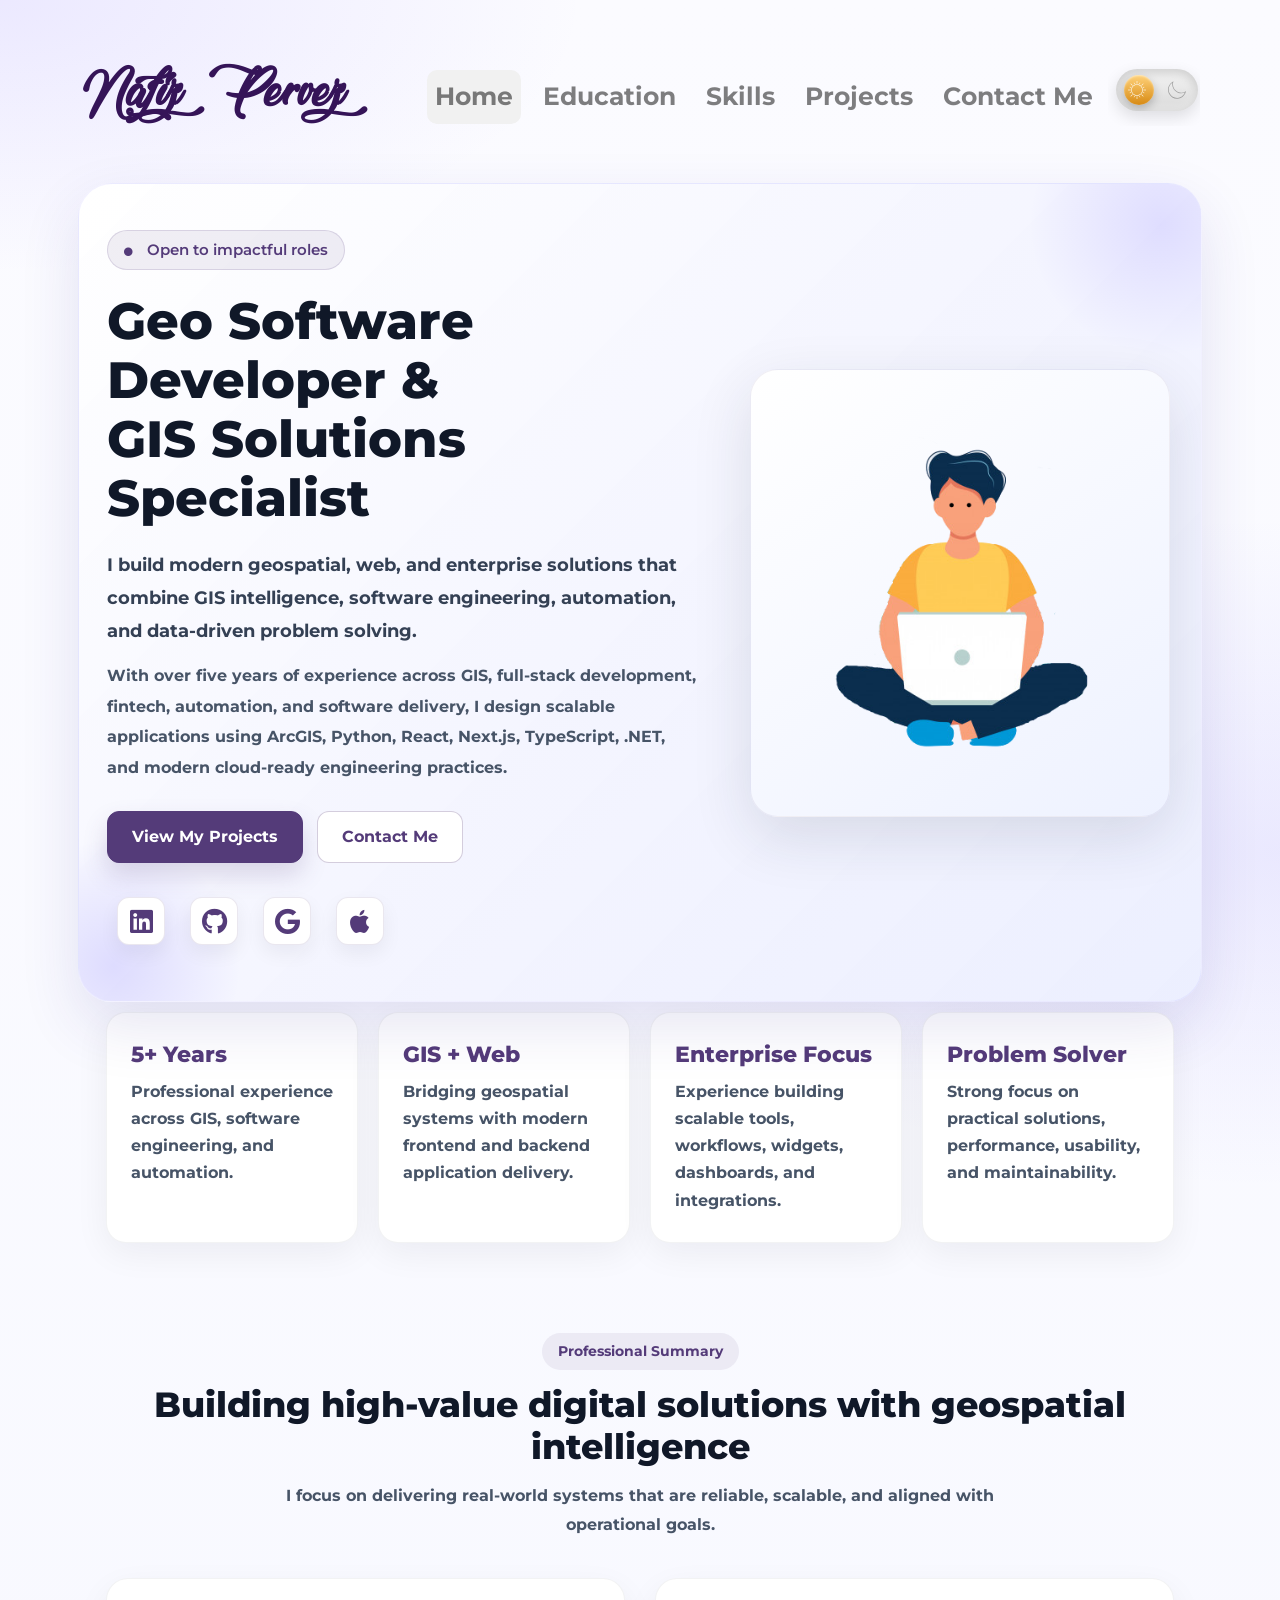
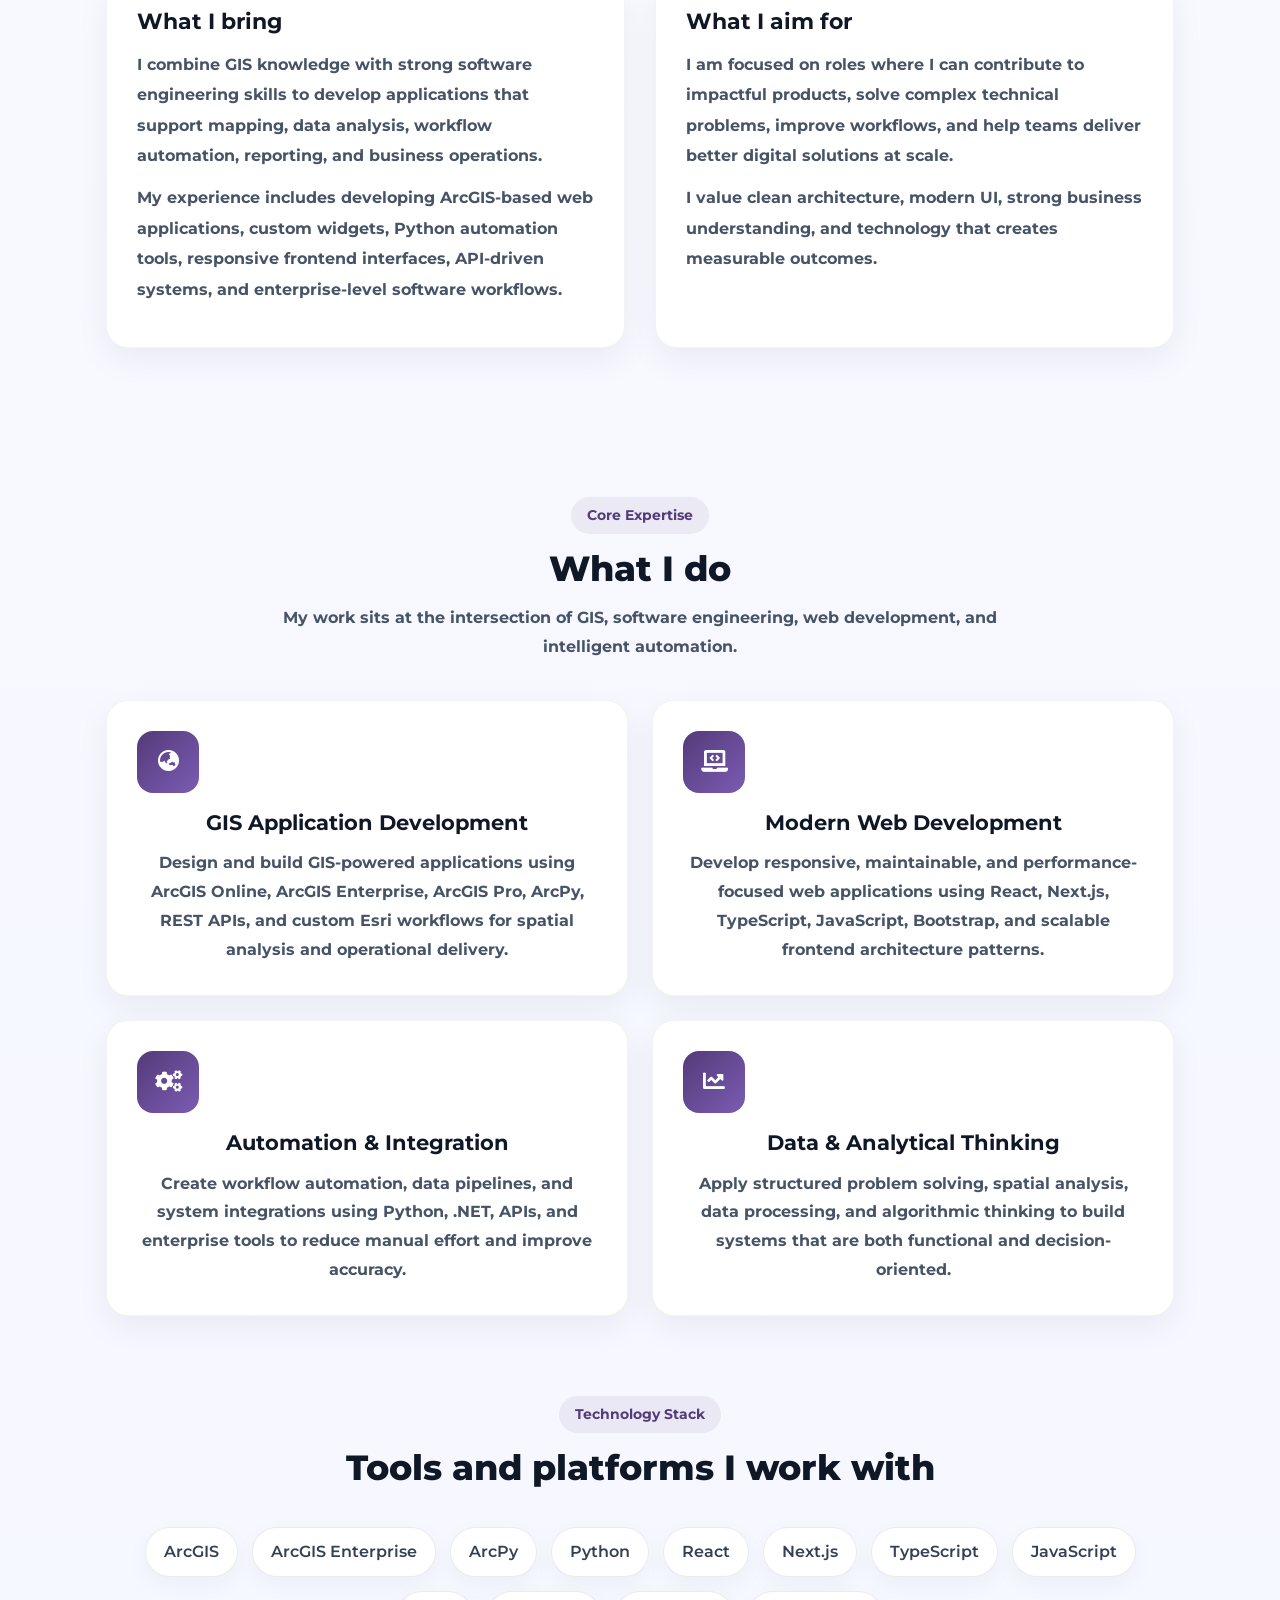
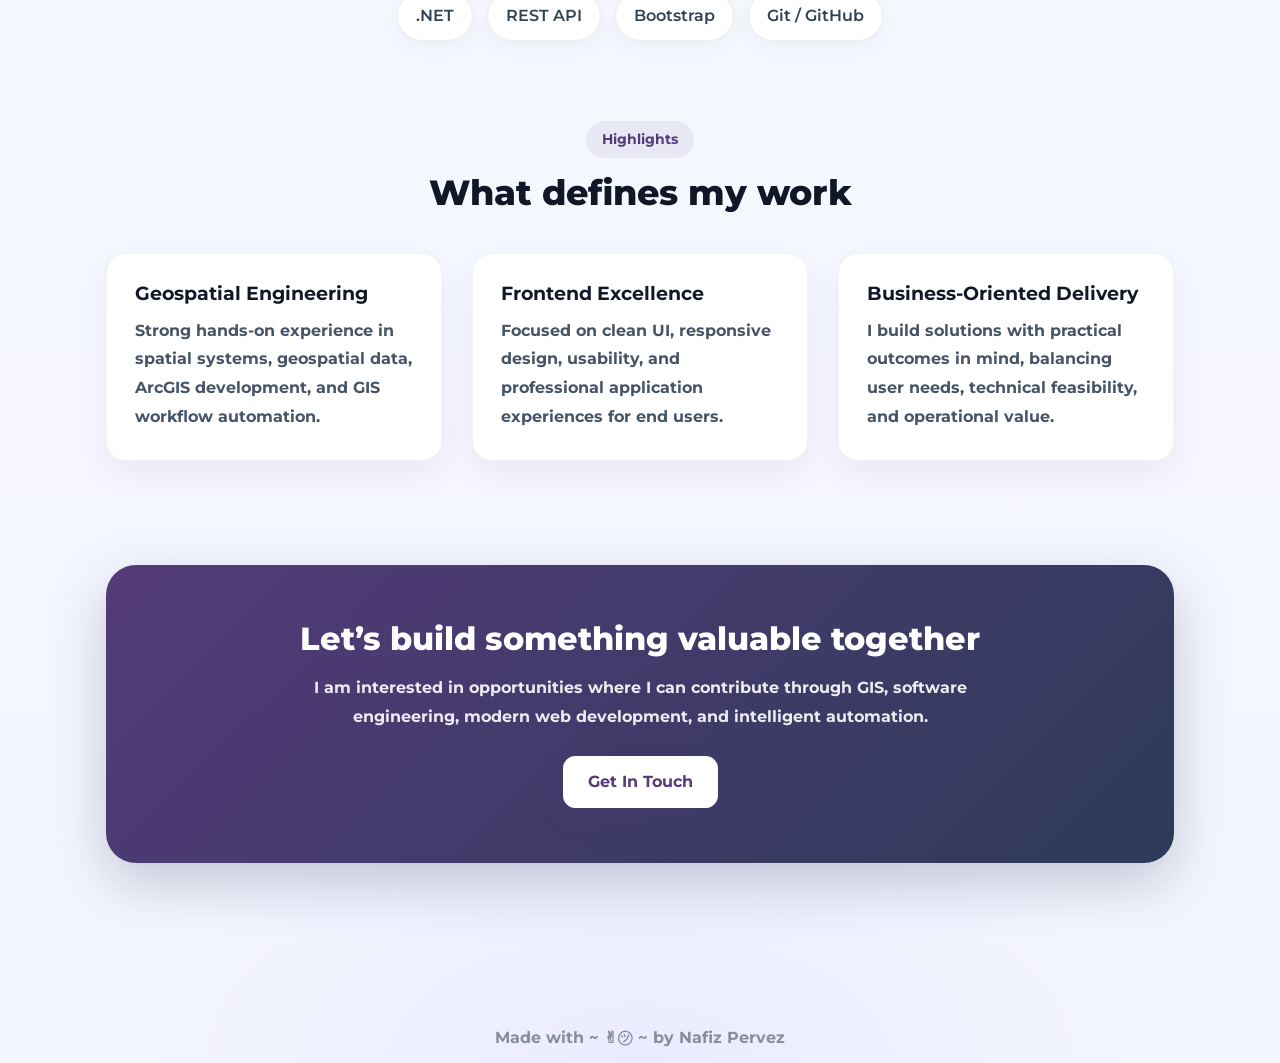
<file: index.html>
<!doctype html>
<html lang="en" dir="ltr">
  <head>
    <meta charset="utf-8" />
    <meta name="viewport" content="width=device-width,initial-scale=1" />
    <title>Nafiz's Portfolio</title>
    <link rel="icon" type="image/svg+xml" href="Image/favicon.svg" />
    <link
      rel="stylesheet"
      href="https://stackpath.bootstrapcdn.com/bootstrap/4.5.0/css/bootstrap.min.css"
      integrity="sha384-9aIt2nRpC12Uk9gS9baDl411NQApFmC26EwAOH8WgZl5MYYxFfc+NcPb1dKGj7Sk"
      crossorigin="anonymous"
    />
    <link rel="stylesheet" href="style.css" />
    <link rel="stylesheet" href="dark-mode.css" />

    <link
      href="https://fonts.googleapis.com/css2?family=Arizonia&family=Montserrat:wght@400;500;600;700;800&display=swap"
      rel="stylesheet"
    />
    <link
      href="https://fonts.googleapis.com/css2?family=Open+Sans:wght@700&display=swap"
      rel="stylesheet"
    />
    <link
      rel="stylesheet"
      href="https://use.fontawesome.com/releases/v5.4.1/css/all.css"
    />
    <link
      rel="stylesheet"
      href="https://cdnjs.cloudflare.com/ajax/libs/font-awesome/5.13.1/css/all.min.css"
    />

    <script
      src="https://code.jquery.com/jquery-3.5.1.slim.min.js"
      integrity="sha384-DfXdz2htPH0lsSSs5nCTpuj/zy4C+OGpamoFVy38MVBnE+IbbVYUew+OrCXaRkfj"
      crossorigin="anonymous"
    ></script>
    <script
      src="https://cdn.jsdelivr.net/npm/popper.js@1.16.0/dist/umd/popper.min.js"
      integrity="sha384-Q6E9RHvbIyZFJoft+2mJbHaEWldlvI9IOYy5n3zV9zzTtmI3UksdQRVvoxMfooAo"
      crossorigin="anonymous"
    ></script>
    <script
      src="https://stackpath.bootstrapcdn.com/bootstrap/4.5.0/js/bootstrap.min.js"
      integrity="sha384-OgVRvuATP1z7JjHLkuOU7Xw704+h835Lr+6QL9UvYjZE3Ipu6Tp75j7Bh/kR0JKI"
      crossorigin="anonymous"
    ></script>
  </head>

  <script
    async
    src="https://www.googletagmanager.com/gtag/js?id=G-WZXPVQDR2Q"
  ></script>
  <script>
    window.dataLayer = window.dataLayer || [];
    function gtag() {
      dataLayer.push(arguments);
    }
    gtag("js", new Date());
    gtag("config", "G-WZXPVQDR2Q");
  </script>

  <body class="container-fluid body_section modern-homepage">
    <header>
      <nav class="navbar navbar-expand-lg navbar-light">
        <a class="navbar-brand brand-name" href="#">Nafiz Pervez</a>
        <button
          class="navbar-toggler"
          type="button"
          data-toggle="collapse"
          data-target="#navbarSupportedContent"
          aria-controls="navbarSupportedContent"
          aria-expanded="false"
          aria-label="Toggle navigation"
        >
          <span class="navbar-toggler-icon"></span>
        </button>

        <div class="collapse navbar-collapse" id="navbarSupportedContent">
          <ul class="navbar-nav ml-auto">
            <li class="nav-item">
              <a class="nav-link headerachor active-page" href="index.html"
                >Home</a
              >
            </li>
            <li class="nav-item">
              <a class="nav-link headerachor" href="education.html"
                >Education</a
              >
            </li>
            <li class="nav-item">
              <a class="nav-link headerachor" href="skill.html">Skills</a>
            </li>
            <li class="nav-item">
              <a class="nav-link headerachor" href="project.html">Projects</a>
            </li>
            <li class="nav-item">
              <a class="nav-link headerachor" href="contact.html">Contact Me</a>
            </li>
            <li>
              <iframe
                id="toggle-iframe"
                onload="onIframeLoad()"
                src="toggle.html"
              ></iframe>
            </li>
          </ul>
        </div>
      </nav>
    </header>

    <main class="home-shell">
      <section id="Home" class="hero-modern">
        <div class="row align-items-center hero-row">
          <div class="col-lg-7 col-md-12 hero-left">
            <div class="hero-badge">
              <span><i class="fas fa-circle"></i> Open to impactful roles</span>
            </div>

            <h1 class="hero-title">
              Geo Software Developer &<br />
              GIS Solutions Specialist
            </h1>

            <p class="hero-subtitle">
              I build modern geospatial, web, and enterprise solutions that
              combine GIS intelligence, software engineering, automation, and
              data-driven problem solving.
            </p>

            <p class="hero-description">
              With over five years of experience across GIS, full-stack
              development, fintech, automation, and software delivery, I design
              scalable applications using ArcGIS, Python, React, Next.js,
              TypeScript, .NET, and modern cloud-ready engineering practices.
            </p>

            <div class="hero-cta-group">
              <a href="project.html" class="hero-btn primary-btn">
                View My Projects
              </a>
              <a href="contact.html" class="hero-btn secondary-btn">
                Contact Me
              </a>
            </div>

            <div class="social_media_icon modern-social-icons">
              <a
                class="btn"
                href="https://www.linkedin.com/in/nafizpervez/"
                target="_blank"
              >
                <i class="fab fa-linkedin" aria-hidden="true"></i>
              </a>
              <a
                class="btn"
                href="https://github.com/nafizpervez"
                target="_blank"
              >
                <i class="fab fa-github"></i>
              </a>
              <a
                class="btn"
                href="mailto:nafizpervez@gmail.com"
                target="_blank"
              >
                <i class="fab fa-google"></i>
              </a>
              <a
                class="btn"
                href="mailto:nafiz.pervez@icloud.com"
                target="_blank"
              >
                <i class="fab fa-apple"></i>
              </a>
            </div>
          </div>

          <div class="col-lg-5 col-md-12 hero-right">
            <div class="hero-image-card">
              <img
                class="hero-profile-image"
                src="Image/Boy-image.png"
                alt="Nafiz Profile"
              />
            </div>
          </div>
        </div>
      </section>

      <section class="snapshot-section">
        <div class="snapshot-grid">
          <div class="snapshot-card">
            <h3>5+ Years</h3>
            <p>
              Professional experience across GIS, software engineering, and
              automation.
            </p>
          </div>
          <div class="snapshot-card">
            <h3>GIS + Web</h3>
            <p>
              Bridging geospatial systems with modern frontend and backend
              application delivery.
            </p>
          </div>
          <div class="snapshot-card">
            <h3>Enterprise Focus</h3>
            <p>
              Experience building scalable tools, workflows, widgets,
              dashboards, and integrations.
            </p>
          </div>
          <div class="snapshot-card">
            <h3>Problem Solver</h3>
            <p>
              Strong focus on practical solutions, performance, usability, and
              maintainability.
            </p>
          </div>
        </div>
      </section>

      <section class="professional-summary-section">
        <div class="section-heading-wrap text-center">
          <span class="section-tag">Professional Summary</span>
          <h2 class="section-title">
            Building high-value digital solutions with geospatial intelligence
          </h2>
          <p class="section-subtitle">
            I focus on delivering real-world systems that are reliable,
            scalable, and aligned with operational goals.
          </p>
        </div>

        <div class="row summary-content">
          <div class="col-lg-6">
            <div class="summary-card">
              <h3>What I bring</h3>
              <p>
                I combine GIS knowledge with strong software engineering skills
                to develop applications that support mapping, data analysis,
                workflow automation, reporting, and business operations.
              </p>
              <p>
                My experience includes developing ArcGIS-based web applications,
                custom widgets, Python automation tools, responsive frontend
                interfaces, API-driven systems, and enterprise-level software
                workflows.
              </p>
            </div>
          </div>
          <div class="col-lg-6">
            <div class="summary-card">
              <h3>What I aim for</h3>
              <p>
                I am focused on roles where I can contribute to impactful
                products, solve complex technical problems, improve workflows,
                and help teams deliver better digital solutions at scale.
              </p>
              <p>
                I value clean architecture, modern UI, strong business
                understanding, and technology that creates measurable outcomes.
              </p>
            </div>
          </div>
        </div>
      </section>

      <section id="Whatido" class="expertise-modern-section">
        <div class="section-heading-wrap text-center">
          <span class="section-tag">Core Expertise</span>
          <h2 class="section-title">What I do</h2>
          <p class="section-subtitle">
            My work sits at the intersection of GIS, software engineering, web
            development, and intelligent automation.
          </p>
        </div>

        <div class="expertise-grid">
          <div class="expertise-card">
            <div class="expertise-icon"><i class="fas fa-globe-asia"></i></div>
            <h3>GIS Application Development</h3>
            <p>
              Design and build GIS-powered applications using ArcGIS Online,
              ArcGIS Enterprise, ArcGIS Pro, ArcPy, REST APIs, and custom Esri
              workflows for spatial analysis and operational delivery.
            </p>
          </div>

          <div class="expertise-card">
            <div class="expertise-icon"><i class="fas fa-laptop-code"></i></div>
            <h3>Modern Web Development</h3>
            <p>
              Develop responsive, maintainable, and performance-focused web
              applications using React, Next.js, TypeScript, JavaScript,
              Bootstrap, and scalable frontend architecture patterns.
            </p>
          </div>

          <div class="expertise-card">
            <div class="expertise-icon"><i class="fas fa-cogs"></i></div>
            <h3>Automation & Integration</h3>
            <p>
              Create workflow automation, data pipelines, and system
              integrations using Python, .NET, APIs, and enterprise tools to
              reduce manual effort and improve accuracy.
            </p>
          </div>

          <div class="expertise-card">
            <div class="expertise-icon"><i class="fas fa-chart-line"></i></div>
            <h3>Data & Analytical Thinking</h3>
            <p>
              Apply structured problem solving, spatial analysis, data
              processing, and algorithmic thinking to build systems that are
              both functional and decision-oriented.
            </p>
          </div>
        </div>
      </section>

      <section class="technology-section">
        <div class="section-heading-wrap text-center">
          <span class="section-tag">Technology Stack</span>
          <h2 class="section-title">Tools and platforms I work with</h2>
        </div>

        <div class="tech-stack-grid">
          <span>ArcGIS</span>
          <span>ArcGIS Enterprise</span>
          <span>ArcPy</span>
          <span>Python</span>
          <span>React</span>
          <span>Next.js</span>
          <span>TypeScript</span>
          <span>JavaScript</span>
          <span>.NET</span>
          <span>REST API</span>
          <span>Bootstrap</span>
          <span>Git / GitHub</span>
        </div>
      </section>

      <section class="career-highlights-section">
        <div class="section-heading-wrap text-center">
          <span class="section-tag">Highlights</span>
          <h2 class="section-title">What defines my work</h2>
        </div>

        <div class="row highlight-row">
          <div class="col-lg-4 col-md-6 mb-4">
            <div class="highlight-card">
              <h3>Geospatial Engineering</h3>
              <p>
                Strong hands-on experience in spatial systems, geospatial data,
                ArcGIS development, and GIS workflow automation.
              </p>
            </div>
          </div>

          <div class="col-lg-4 col-md-6 mb-4">
            <div class="highlight-card">
              <h3>Frontend Excellence</h3>
              <p>
                Focused on clean UI, responsive design, usability, and
                professional application experiences for end users.
              </p>
            </div>
          </div>

          <div class="col-lg-4 col-md-6 mb-4">
            <div class="highlight-card">
              <h3>Business-Oriented Delivery</h3>
              <p>
                I build solutions with practical outcomes in mind, balancing
                user needs, technical feasibility, and operational value.
              </p>
            </div>
          </div>
        </div>
      </section>

      <section class="final-cta-section text-center">
        <div class="final-cta-box">
          <h2>Let’s build something valuable together</h2>
          <p>
            I am interested in opportunities where I can contribute through GIS,
            software engineering, modern web development, and intelligent
            automation.
          </p>
          <a href="contact.html" class="hero-btn primary-btn">Get In Touch</a>
        </div>
      </section>
    </main>

    <footer class="footer">Made with ~ ✌︎㋡ ~ by Nafiz Pervez</footer>
    <script src="dark-mode.js"></script>
  </body>
</html>
</file>
<file: style.css>
body {
  font-family: "Open Sans", sans-serif;
  font-weight: 700;
  margin: 0;
}

.body_section {
  padding: 3% 5% 1%;
  background:
    radial-gradient(
      900px 420px at 0% 0%,
      rgba(125, 102, 255, 0.12),
      transparent 65%
    ),
    radial-gradient(
      950px 480px at 100% 20%,
      rgba(106, 90, 249, 0.11),
      transparent 70%
    ),
    radial-gradient(
      780px 420px at 50% 100%,
      rgba(141, 128, 255, 0.09),
      transparent 70%
    ),
    linear-gradient(180deg, #fbfbff 0%, #f4f6ff 100%);
  color: #211d4f;
}

a {
  text-decoration: none;
}

@font-face {
  font-family: "Lovely Home";
  src:
    local("Lovely Home"),
    url("Image/LovelyHome-9aBZ.ttf") format("truetype");
}

.brand-name,
.navbar-light .navbar-brand {
  font-family: "Lovely Home";
  font-size: 50px;
  font-weight: bold;
  color: #351458;
}

@media only screen and (max-width: 764px) {
  .brand-name,
  .navbar-light .navbar-brand {
    font-family: "Lovely Home";
    font-size: 40px;
    font-weight: bold;
    color: #351458;
  }
}

.headerachor {
  color: black;
  margin: 0 7px 0 7px;
  font-size: 25px;
  border-radius: 10px;
  transition:
    background-color 0.2s ease,
    color 0.2s ease;
}

.headerachor:hover,
.headerachor.active-page {
  background-color: #f1f1f1;
  color: #351458;
}

.navbar {
  padding-top: 16px;
  padding-bottom: 16px;
}

/* =========================
   LEGACY LANDING SUPPORT
========================= */

.column1 {
  background-image: linear-gradient(#fefcfe, #ffffff);
  padding: 8px 16px;
}

.section-1 {
  margin-top: 6%;
  text-align: left;
  position: relative;
}

span.wave {
  animation-name: wave-animation;
  animation-duration: 2.5s;
  animation-iteration-count: infinite;
  transform-origin: 70% 70%;
  display: inline-block;
}

@keyframes wave-animation {
  0% {
    transform: rotate(0deg);
  }
  10% {
    transform: rotate(-10deg);
  }
  20% {
    transform: rotate(12deg);
  }
  30% {
    transform: rotate(-10deg);
  }
  40% {
    transform: rotate(9deg);
  }
  50% {
    transform: rotate(0deg);
  }
  100% {
    transform: rotate(0deg);
  }
}

.first-image {
  position: absolute;
  right: 0;
}

.boyimage {
  height: 400px;
}

@media only screen and (max-width: 1183px) {
  .first-image {
    right: 160px;
  }
}

.boy {
  width: 100%;
  height: 100%;
  animation: bounce 1.2s;
  animation-direction: alternate;
  animation-iteration-count: infinite;
}

@keyframes bounce {
  from {
    transform: translate3d(0, 0, 0);
  }
  to {
    transform: translate3d(0, 20px, 0);
  }
}

.Image-boy {
  text-align: center;
  align-items: center;
}

@media only screen and (min-width: 951px) {
  .Image-boy {
    display: none;
  }
}

.Hello {
  margin-bottom: 20px;
}

p {
  line-height: 2;
  color: #868e96;
}

.btn {
  display: inline-block;
  width: 4.37rem;
  height: 4.37rem;
  background: #e9e9e9;
  padding: 0px 0px;
  margin: 10px;
  border-radius: 30%;
  box-shadow: 0 5px 15px -5px #00000070;
  color: #3498db;
  overflow: hidden;
  position: relative;
}

.btn i {
  line-height: 70px;
  font-size: 1.625rem;
  transition: 0.2s linear;
}

.btn:hover i {
  transform: scale(1.3);
  color: #f1f1f1;
}

.btn::before {
  content: "";
  position: absolute;
  width: 120%;
  height: 120%;
  background: #3498db;
  transform: rotate(45deg);
  left: -110%;
  top: 90%;
}

.btn:hover::before {
  animation: aaa 0.7s 1;
  top: -10%;
  left: -10%;
}

@media only screen and (max-width: 470px) {
  .btn {
    width: 2.5rem;
    height: 2.5rem;
    margin: 7px;
  }

  .btn i {
    line-height: 40px;
    font-size: 1em;
  }
}

#Whatido {
  text-align: center;
  padding-top: 7%;
}

.feature-1 {
  padding-top: 5%;
  text-align: center;
}

.feature-2 {
  padding-top: 5%;
  text-align: center;
}

.feature-3 {
  padding-top: 5%;
  padding-bottom: 20px;
  text-align: center;
}

.Feature-Heading {
  font-family: "Montserrat";
  font-weight: 300;
}

.Feature-first-image {
  padding: 0 2% 10%;
}

.Feature-second-image {
  padding: 5% 2% 0;
}

.Feature-svg-image {
  width: 100%;
  height: 100%;
}

.Feature-svg-image-3 {
  width: 84%;
  height: 84%;
}

.dev-icon {
  list-style: none;
  display: inline;
  padding: 0%;
}

.numpy {
  max-width: 100%;
  width: 30%;
  height: 30%;
  padding-bottom: 7%;
}

.pandas {
  max-width: 100%;
  max-height: 100%;
  width: 23%;
  height: 15%;
  padding-bottom: 7%;
  padding-left: 0;
}

li {
  display: inline;
}

.Data-Analytic {
  text-align: left;
}

.Features-paragraph {
  margin-top: 8px;
  margin-bottom: 8px;
}

/* =========================
   MODERN LANDING PAGE
========================= */

.modern-homepage {
  font-family: "Montserrat", sans-serif;
}

.home-shell {
  max-width: 1280px;
  margin: 0 auto;
  padding: 10px 14px 60px;
}

.hero-modern,
.snapshot-section,
.professional-summary-section,
.expertise-modern-section,
.technology-section,
.career-highlights-section,
.final-cta-section {
  width: 100%;
  max-width: 1240px;
  margin: 0 auto;
  padding-left: 28px;
  padding-right: 28px;
}

.hero-modern {
  position: relative;
  overflow: hidden;
  border-radius: 34px;
  padding-top: 46px;
  padding-bottom: 46px;
  margin-top: 18px;
  background: linear-gradient(
    135deg,
    rgba(255, 255, 255, 0.92) 0%,
    rgba(243, 244, 255, 0.95) 55%,
    rgba(236, 239, 255, 0.98) 100%
  );
  border: 1px solid rgba(109, 94, 252, 0.08);
  box-shadow: 0 24px 60px rgba(52, 41, 150, 0.12);
}

.hero-modern::before {
  content: "";
  position: absolute;
  inset: auto auto -90px -90px;
  width: 250px;
  height: 250px;
  border-radius: 50%;
  background: radial-gradient(
    circle,
    rgba(109, 94, 252, 0.18) 0%,
    rgba(109, 94, 252, 0) 72%
  );
  pointer-events: none;
}

.hero-modern::after {
  content: "";
  position: absolute;
  top: -90px;
  right: -90px;
  width: 260px;
  height: 260px;
  border-radius: 50%;
  background: radial-gradient(
    circle,
    rgba(142, 128, 255, 0.2) 0%,
    rgba(142, 128, 255, 0) 72%
  );
  pointer-events: none;
}

.hero-row {
  min-height: 78vh;
}

.hero-left {
  padding-right: 30px;
}

.hero-badge {
  display: inline-flex;
  align-items: center;
  background: rgba(84, 59, 121, 0.08);
  color: #543b79;
  border: 1px solid rgba(84, 59, 121, 0.15);
  padding: 8px 16px;
  border-radius: 999px;
  font-size: 0.92rem;
  font-weight: 600;
  margin-bottom: 22px;
}

.hero-badge i {
  font-size: 0.55rem;
  margin-right: 10px;
}

.hero-title {
  font-size: 3.2rem;
  line-height: 1.15;
  font-weight: 800;
  color: #101828;
  margin-bottom: 20px;
}

.hero-subtitle {
  font-size: 1.15rem;
  line-height: 1.8;
  color: #344054;
  margin-bottom: 14px;
  max-width: 680px;
}

.hero-description {
  font-size: 1rem;
  line-height: 1.9;
  color: #475467;
  margin-bottom: 28px;
  max-width: 700px;
}

.hero-cta-group {
  display: flex;
  flex-wrap: wrap;
  gap: 14px;
  margin-bottom: 24px;
}

.hero-btn {
  display: inline-flex;
  align-items: center;
  justify-content: center;
  text-decoration: none !important;
  border-radius: 12px;
  padding: 13px 24px;
  font-weight: 700;
  transition: all 0.25s ease;
}

.primary-btn {
  background: #543b79;
  color: #ffffff !important;
  border: 1px solid #543b79;
  box-shadow: 0 12px 25px rgba(84, 59, 121, 0.18);
}

.primary-btn:hover {
  background: #452f65;
  border-color: #452f65;
  transform: translateY(-2px);
}

.secondary-btn {
  background: #ffffff;
  color: #543b79 !important;
  border: 1px solid rgba(84, 59, 121, 0.25);
}

.secondary-btn:hover {
  background: #f7f4fb;
  transform: translateY(-2px);
}

.modern-social-icons {
  margin-top: 8px;
}

.modern-social-icons .btn {
  width: 48px;
  height: 48px;
  border-radius: 12px;
  margin-right: 10px;
  background: #ffffff;
  color: #543b79;
  border: 1px solid rgba(84, 59, 121, 0.12);
  display: inline-flex;
  align-items: center;
  justify-content: center;
  box-shadow: 0 8px 20px rgba(16, 24, 40, 0.06);
  transition: all 0.25s ease;
}

.modern-social-icons .btn:hover {
  transform: translateY(-3px);
  background: #543b79;
  color: #ffffff;
}

.hero-right {
  display: flex;
  justify-content: center;
  align-items: center;
}

.hero-image-card {
  width: 100%;
  max-width: 420px;
  padding: 24px;
  border-radius: 28px;
  background: linear-gradient(145deg, #ffffff 0%, #eef2ff 100%);
  border: 1px solid rgba(84, 59, 121, 0.08);
  box-shadow: 0 20px 60px rgba(31, 41, 55, 0.12);
}

.hero-profile-image {
  width: 100%;
  height: auto;
  display: block;
  object-fit: contain;
}

/* SNAPSHOT */
.snapshot-section {
  padding-top: 10px;
  padding-bottom: 55px;
}

.snapshot-grid {
  display: grid;
  grid-template-columns: repeat(4, 1fr);
  gap: 20px;
}

.snapshot-card {
  background: #ffffff;
  border-radius: 20px;
  padding: 28px 24px;
  box-shadow: 0 10px 35px rgba(16, 24, 40, 0.06);
  border: 1px solid rgba(16, 24, 40, 0.05);
  height: 100%;
}

.snapshot-card h3 {
  font-size: 1.4rem;
  font-weight: 800;
  color: #543b79;
  margin-bottom: 10px;
}

.snapshot-card p {
  color: #475467;
  line-height: 1.7;
  margin-bottom: 0;
}

/* SECTION HEADINGS */
.section-heading-wrap {
  margin-bottom: 38px;
}

.section-tag {
  display: inline-block;
  background: rgba(84, 59, 121, 0.08);
  color: #543b79;
  border-radius: 999px;
  padding: 8px 16px;
  font-weight: 700;
  font-size: 0.88rem;
  margin-bottom: 14px;
}

.section-title {
  font-size: 2.2rem;
  font-weight: 800;
  color: #101828;
  margin-bottom: 14px;
}

.section-subtitle {
  max-width: 760px;
  margin: 0 auto;
  color: #475467;
  line-height: 1.8;
  font-size: 1rem;
}

/* SUMMARY */
.professional-summary-section {
  padding-top: 35px;
  padding-bottom: 70px;
}

.summary-card {
  background: #ffffff;
  border-radius: 22px;
  padding: 30px;
  height: 100%;
  border: 1px solid rgba(16, 24, 40, 0.05);
  box-shadow: 0 12px 34px rgba(16, 24, 40, 0.06);
}

.summary-card h3 {
  font-size: 1.35rem;
  font-weight: 700;
  margin-bottom: 15px;
  color: #101828;
}

.summary-card p {
  color: #475467;
  line-height: 1.9;
  margin-bottom: 12px;
}

/* EXPERTISE */
.expertise-modern-section {
  padding-top: 10px;
  padding-bottom: 70px;
}

.expertise-grid {
  display: grid;
  grid-template-columns: repeat(2, 1fr);
  gap: 24px;
}

.expertise-card {
  background: #ffffff;
  border-radius: 22px;
  padding: 30px;
  border: 1px solid rgba(16, 24, 40, 0.05);
  box-shadow: 0 12px 34px rgba(16, 24, 40, 0.06);
  transition: all 0.25s ease;
}

.expertise-card:hover {
  transform: translateY(-4px);
  box-shadow: 0 18px 40px rgba(16, 24, 40, 0.1);
}

.expertise-icon {
  width: 62px;
  height: 62px;
  border-radius: 16px;
  background: linear-gradient(135deg, #543b79, #7b5bb2);
  color: #ffffff;
  display: flex;
  align-items: center;
  justify-content: center;
  font-size: 1.35rem;
  margin-bottom: 18px;
}

.expertise-card h3 {
  font-size: 1.3rem;
  font-weight: 700;
  margin-bottom: 14px;
  color: #101828;
}

.expertise-card p {
  color: #475467;
  line-height: 1.8;
  margin-bottom: 0;
}

/* TECH STACK */
.technology-section {
  padding-top: 10px;
  padding-bottom: 70px;
}

.tech-stack-grid {
  display: flex;
  flex-wrap: wrap;
  gap: 14px;
  justify-content: center;
}

.tech-stack-grid span {
  background: #ffffff;
  color: #344054;
  border: 1px solid rgba(16, 24, 40, 0.08);
  padding: 12px 18px;
  border-radius: 999px;
  font-weight: 600;
  box-shadow: 0 8px 24px rgba(16, 24, 40, 0.04);
}

/* HIGHLIGHTS */
.career-highlights-section {
  padding-top: 10px;
  padding-bottom: 70px;
}

.highlight-card {
  background: #ffffff;
  border-radius: 20px;
  padding: 28px;
  height: 100%;
  border: 1px solid rgba(16, 24, 40, 0.05);
  box-shadow: 0 12px 34px rgba(16, 24, 40, 0.06);
}

.highlight-card h3 {
  font-size: 1.2rem;
  font-weight: 700;
  color: #101828;
  margin-bottom: 12px;
}

.highlight-card p {
  color: #475467;
  line-height: 1.8;
  margin-bottom: 0;
}

/* FINAL CTA */
.final-cta-section {
  padding-top: 10px;
  padding-bottom: 80px;
}

.final-cta-box {
  background: linear-gradient(135deg, #543b79 0%, #2e3a59 100%);
  color: #ffffff;
  padding: 55px 30px;
  border-radius: 30px;
  box-shadow: 0 20px 55px rgba(46, 58, 89, 0.25);
}

.final-cta-box h2 {
  font-size: 2rem;
  font-weight: 800;
  margin-bottom: 16px;
}

.final-cta-box p {
  max-width: 760px;
  margin: 0 auto 24px auto;
  line-height: 1.8;
  color: rgba(255, 255, 255, 0.9);
}

.final-cta-box .primary-btn {
  background: #ffffff;
  color: #543b79 !important;
  border-color: #ffffff;
}

.final-cta-box .primary-btn:hover {
  background: #f4f4f4;
  color: #452f65 !important;
}

/* FOOTER */
.footer {
  padding-top: 2%;
  color: #868e96;
  text-align: center;
}

/* RESPONSIVE */
@media only screen and (max-width: 764px) {
  .feature-2 {
    display: flex;
    flex-direction: column;
  }

  .feature-web {
    order: 2;
  }

  .brand-name,
  .navbar-light .navbar-brand {
    font-family: "Lovely Home";
    font-size: 40px;
    font-weight: bold;
    color: #351458;
  }
}

@media only screen and (max-width: 991px) and (min-width: 951px) {
  .section-1 {
    margin-top: auto;
    padding-right: 400px;
  }
}

@media (max-width: 991.98px) {
  .hero-modern {
    padding-top: 40px;
    padding-bottom: 40px;
  }

  .hero-row {
    min-height: auto;
  }

  .hero-left {
    padding-right: 15px;
    margin-bottom: 35px;
  }

  .hero-title {
    font-size: 2.4rem;
  }

  .snapshot-grid,
  .expertise-grid {
    grid-template-columns: 1fr 1fr;
  }

  .hero-right {
    margin-top: 10px;
  }
}

@media only screen and (max-width: 950px) {
  body,
  html {
    text-align: center;
    font-size: 16px;
    line-height: normal;
  }

  .Hello {
    margin-bottom: 10px;
  }

  h1 {
    font-size: 25px;
  }

  p {
    font-size: 15px;
    line-height: normal;
  }

  .section-1 {
    text-align: center;
  }

  .first-image {
    display: none;
  }

  .pandas {
    width: 23%;
    height: 15%;
  }
}

@media (max-width: 767.98px) {
  .home-shell {
    padding-left: 10px;
    padding-right: 10px;
  }

  .hero-modern,
  .snapshot-section,
  .professional-summary-section,
  .expertise-modern-section,
  .technology-section,
  .career-highlights-section,
  .final-cta-section {
    padding-left: 18px;
    padding-right: 18px;
  }

  .hero-title {
    font-size: 2rem;
  }

  .hero-subtitle,
  .hero-description,
  .summary-card p,
  .expertise-card p,
  .highlight-card p,
  .snapshot-card p {
    line-height: 1.75;
  }

  .snapshot-grid,
  .expertise-grid {
    grid-template-columns: 1fr;
  }

  .hero-cta-group {
    flex-direction: column;
    align-items: stretch;
  }

  .hero-btn {
    width: 100%;
  }

  .modern-social-icons .btn {
    margin-bottom: 10px;
  }

  .section-title {
    font-size: 1.75rem;
  }

  .final-cta-box {
    padding: 40px 20px;
  }

  .final-cta-box h2 {
    font-size: 1.6rem;
  }
}
</file>
<file: dark-mode.css>
:root {
  --dark-background-color: #0b1020;
  --dark-background-elevated: #11182b;
  --dark-background-elevated-2: #151d33;
  --dark-surface-glass: rgba(21, 29, 51, 0.78);
  --dark-border-color: rgba(148, 163, 184, 0.12);
  --dark-border-strong: rgba(129, 140, 248, 0.24);
  --dark-text-color: #f8fafc;
  --dark-text-muted: #cbd5e1;
  --dark-text-soft: #94a3b8;
  --dark-button-color: #7c3aed;
  --dark-button-hover: #8b5cf6;
  --dark-accent: #a78bfa;
  --dark-accent-2: #60a5fa;
  --dark-accent-soft: rgba(139, 92, 246, 0.16);
  --dark-shadow-lg: 0 24px 60px rgba(0, 0, 0, 0.45);
  --dark-shadow-md: 0 14px 34px rgba(0, 0, 0, 0.32);
  --dark-shadow-sm: 0 10px 22px rgba(0, 0, 0, 0.24);
}

iframe {
  border: none;
  width: 92px;
  height: 65px;
  background: transparent;
}

@media (min-width: 992px) {
  .navbar-expand-lg .navbar-nav {
    align-items: center;
  }
}

/* =========================================================
   GLOBAL DARK FOUNDATION
========================================================= */
body.dark-mode,
.dark-mode {
  background:
    radial-gradient(
      900px 420px at 0% 0%,
      rgba(99, 102, 241, 0.15),
      transparent 65%
    ),
    radial-gradient(
      950px 480px at 100% 20%,
      rgba(139, 92, 246, 0.13),
      transparent 70%
    ),
    radial-gradient(
      780px 420px at 50% 100%,
      rgba(59, 130, 246, 0.09),
      transparent 70%
    ),
    linear-gradient(180deg, #0b1020 0%, #0f172a 45%, #111827 100%) !important;
  color: var(--dark-text-color) !important;
}

body.dark-mode {
  color: var(--dark-text-color) !important;
}

.dark-mode p {
  color: var(--dark-text-muted) !important;
}

.dark-mode a {
  color: #c4b5fd;
}

.dark-mode a:hover {
  color: #ddd6fe;
  text-decoration: none;
}

.dark-mode strong,
.dark-mode b,
.dark-mode h1,
.dark-mode h2,
.dark-mode h3,
.dark-mode h4,
.dark-mode h5,
.dark-mode h6,
.dark-mode .card-title,
.dark-mode .modal-title,
.dark-mode .section-title,
.dark-mode .hero-title,
.dark-mode .chips-title,
.dark-mode .project-card-title,
.dark-mode .skill-category-title,
.dark-mode .os-name,
.dark-mode .info-card h3,
.dark-mode .highlight-card h3,
.dark-mode .summary-card h3,
.dark-mode .expertise-card h3,
.dark-mode .snapshot-card h3,
.dark-mode .edu-card h3,
.dark-mode .platform-card h4,
.dark-mode .certificate-title,
.dark-mode .contact-action-card h3,
.dark-mode .skill-name,
.dark-mode .skill-percent,
.dark-mode .os-value {
  color: var(--dark-text-color) !important;
}

.dark-mode .section-desc,
.dark-mode .section-subtitle,
.dark-mode .hero-text,
.dark-mode .hero-subtext,
.dark-mode .hero-description,
.dark-mode .hero-subtitle,
.dark-mode .edu-degree,
.dark-mode .edu-desc,
.dark-mode .platform-card p,
.dark-mode .certificate-issuer,
.dark-mode .project-card-text,
.dark-mode .modal-paragraph,
.dark-mode .preview-note,
.dark-mode .modal-subtitle,
.dark-mode .os-caption,
.dark-mode .skill-note,
.dark-mode .project-card p,
.dark-mode .contact-action-card p,
.dark-mode .summary-card p,
.dark-mode .expertise-card p,
.dark-mode .highlight-card p,
.dark-mode .snapshot-card p,
.dark-mode .info-card p,
.dark-mode .hero-stat-card p,
.dark-mode .mini-stat p,
.dark-mode .section-count-badge small,
.dark-mode .certificate-open {
  color: var(--dark-text-muted) !important;
}

/* =========================================================
   NAVBAR
========================================================= */
.dark-mode .navbar {
  background: transparent !important;
}

.dark-mode .nav-link,
.dark-mode .headerachor {
  color: var(--dark-text-muted) !important;
}

.dark-mode .headerachor:hover,
.dark-mode .headerachor.active-page {
  background: rgba(255, 255, 255, 0.08) !important;
  color: #ffffff !important;
}

.dark-mode .brand-name,
.dark-mode .navbar-light .navbar-brand,
.dark-mode .navbar-dark .navbar-brand {
  color: #f8fafc !important;
}

.dark-mode .brand-name:hover {
  color: #ddd6fe !important;
}

.dark-mode .navbar-toggler {
  border-color: rgba(255, 255, 255, 0.18);
  background: rgba(255, 255, 255, 0.04);
}

.dark-mode .navbar-toggler-icon {
  filter: invert(1) brightness(1.6);
}

/* =========================================================
   GENERIC SURFACES / CARDS / PANELS
========================================================= */
.dark-mode .card,
.dark-mode .boxx,
.dark-mode .summary-card,
.dark-mode .highlight-card,
.dark-mode .snapshot-card,
.dark-mode .expertise-card,
.dark-mode .skill-category-card,
.dark-mode .chips-panel,
.dark-mode .os-card,
.dark-mode .cert-skill-card,
.dark-mode .info-card,
.dark-mode .project-card,
.dark-mode .modal-panel,
.dark-mode .contact-action-card,
.dark-mode .hero-stat-card,
.dark-mode .mini-stat,
.dark-mode .platform-card,
.dark-mode .edu-card,
.dark-mode .certificate-card {
  background: linear-gradient(
    180deg,
    rgba(17, 24, 39, 0.92) 0%,
    rgba(15, 23, 42, 0.96) 100%
  ) !important;
  border: 1px solid var(--dark-border-color) !important;
  box-shadow: var(--dark-shadow-md) !important;
  color: var(--dark-text-color) !important;
}

.dark-mode .project-card:hover,
.dark-mode .summary-card:hover,
.dark-mode .highlight-card:hover,
.dark-mode .expertise-card:hover,
.dark-mode .platform-card:hover,
.dark-mode .edu-card:hover,
.dark-mode .certificate-card:hover,
.dark-mode .contact-action-card:hover,
.dark-mode .skill-item:hover {
  border-color: var(--dark-border-strong) !important;
  box-shadow: var(--dark-shadow-lg) !important;
}

/* =========================================================
   HERO / GLASS CONTAINERS
========================================================= */
.dark-mode .hero-modern,
.dark-mode .education-hero,
.dark-mode .projects-hero,
.dark-mode .contact-hero,
.dark-mode .hero-skill,
.dark-mode .hero-image-card,
.dark-mode .hero-visual,
.dark-mode .projects-hero-visual,
.dark-mode .contact-visual-card,
.dark-mode .platform-graphic,
.dark-mode .final-cta-box,
.dark-mode .cta-box {
  background:
    linear-gradient(
      180deg,
      rgba(17, 24, 39, 0.82) 0%,
      rgba(15, 23, 42, 0.92) 100%
    ),
    radial-gradient(
      circle at top right,
      rgba(99, 102, 241, 0.14),
      transparent 35%
    ),
    radial-gradient(
      circle at bottom left,
      rgba(139, 92, 246, 0.14),
      transparent 35%
    ) !important;
  border: 1px solid var(--dark-border-color) !important;
  box-shadow: var(--dark-shadow-lg) !important;
  color: var(--dark-text-color) !important;
}

.dark-mode .hero-badge,
.dark-mode .section-tag,
.dark-mode .project-type,
.dark-mode .certificate-category-badge,
.dark-mode .skill-count-pill,
.dark-mode .section-count-badge,
.dark-mode .status-pill,
.dark-mode .edu-year {
  background: var(--dark-accent-soft) !important;
  color: #ddd6fe !important;
  border: 1px solid rgba(139, 92, 246, 0.2) !important;
}

.dark-mode .project-link-chip {
  background: rgba(16, 185, 129, 0.16) !important;
  color: #a7f3d0 !important;
  border: 1px solid rgba(16, 185, 129, 0.18) !important;
}

.dark-mode .project-link-chip.no-link {
  background: rgba(148, 163, 184, 0.12) !important;
  color: #cbd5e1 !important;
  border: 1px solid rgba(148, 163, 184, 0.16) !important;
}

.dark-mode .floating-chip,
.dark-mode .skill-chip,
.dark-mode .modal-skill,
.dark-mode .project-tags span,
.dark-mode .tech-stack-grid span,
.dark-mode .certificate-badge {
  background: rgba(255, 255, 255, 0.06) !important;
  color: var(--dark-text-muted) !important;
  border: 1px solid rgba(255, 255, 255, 0.08) !important;
  box-shadow: none !important;
}

/* IMPORTANT FIX: do not use transparent clipped text in dark mode */
.dark-mode .hero-title .accent,
.dark-mode .section-title .accent {
  background: none !important;
  -webkit-background-clip: initial !important;
  background-clip: initial !important;
  -webkit-text-fill-color: initial !important;
  color: var(--dark-accent) !important;
}

/* =========================================================
   INDEX / LANDING PAGE SPECIFIC
========================================================= */
.dark-mode .column1 {
  background: transparent !important;
}

.dark-mode .hero-title,
.dark-mode .section-title {
  color: #f8fafc !important;
}

.dark-mode .hero-subtitle,
.dark-mode .hero-description,
.dark-mode .section-subtitle,
.dark-mode .snapshot-card p,
.dark-mode .summary-card p,
.dark-mode .expertise-card p,
.dark-mode .highlight-card p {
  color: var(--dark-text-muted) !important;
}

.dark-mode .btn {
  background: rgba(255, 255, 255, 0.06) !important;
  color: #c4b5fd !important;
  border: 1px solid rgba(255, 255, 255, 0.08);
  box-shadow: var(--dark-shadow-sm) !important;
}

.dark-mode .btn i {
  color: inherit !important;
}

.dark-mode .btn::before {
  background: linear-gradient(135deg, #7c3aed, #4f46e5) !important;
}

.dark-mode .modern-social-icons .btn {
  background: rgba(255, 255, 255, 0.06) !important;
  color: #ddd6fe !important;
  border: 1px solid rgba(255, 255, 255, 0.08) !important;
}

.dark-mode .modern-social-icons .btn:hover {
  background: linear-gradient(135deg, #7c3aed, #4f46e5) !important;
  color: #ffffff !important;
}

.dark-mode .primary-btn,
.dark-mode .hero-btn.primary-btn,
.dark-mode .project-link-btn,
.dark-mode .primary-action,
.dark-mode .cta-btn,
.dark-mode .edu-link,
.dark-mode .resume-action-btn.primary-action {
  background: linear-gradient(135deg, #7c3aed 0%, #4f46e5 100%) !important;
  color: #ffffff !important;
  border: 1px solid rgba(255, 255, 255, 0.06) !important;
  box-shadow: 0 12px 28px rgba(79, 70, 229, 0.35) !important;
}

.dark-mode .primary-btn:hover,
.dark-mode .hero-btn.primary-btn:hover,
.dark-mode .project-link-btn:hover,
.dark-mode .primary-action:hover,
.dark-mode .cta-btn:hover,
.dark-mode .edu-link:hover {
  background: linear-gradient(135deg, #8b5cf6 0%, #6366f1 100%) !important;
  color: #ffffff !important;
}

.dark-mode .secondary-btn,
.dark-mode .hero-btn.secondary-btn {
  background: rgba(255, 255, 255, 0.06) !important;
  color: #ddd6fe !important;
  border: 1px solid rgba(255, 255, 255, 0.08) !important;
}

.dark-mode .secondary-btn:hover,
.dark-mode .hero-btn.secondary-btn:hover {
  background: rgba(255, 255, 255, 0.1) !important;
  color: #ffffff !important;
}

/* =========================================================
   EDUCATION PAGE
========================================================= */
.dark-mode .education-line {
  background: linear-gradient(180deg, #8b5cf6 0%, #334155 100%) !important;
}

.dark-mode .edu-dot {
  background: #8b5cf6 !important;
  border-color: rgba(255, 255, 255, 0.08) !important;
  box-shadow: 0 0 0 4px rgba(139, 92, 246, 0.18) !important;
}

.dark-mode .edu-icon,
.dark-mode .platform-icon,
.dark-mode .skill-category-icon,
.dark-mode .info-card-icon,
.dark-mode .expertise-icon,
.dark-mode .contact-action-icon,
.dark-mode .os-icon,
.dark-mode .skill-icon-badge {
  background: linear-gradient(
    180deg,
    rgba(139, 92, 246, 0.18) 0%,
    rgba(99, 102, 241, 0.12) 100%
  ) !important;
  color: #ddd6fe !important;
  box-shadow: none !important;
}

.dark-mode .cert-search-wrap input {
  background: rgba(255, 255, 255, 0.06) !important;
  border: 1px solid rgba(255, 255, 255, 0.08) !important;
  color: var(--dark-text-color) !important;
  box-shadow: none !important;
}

.dark-mode .cert-search-wrap input::placeholder {
  color: #94a3b8 !important;
}

.dark-mode .cert-search-wrap i {
  color: #94a3b8 !important;
}

.dark-mode .cert-filter-chip {
  background: rgba(255, 255, 255, 0.05) !important;
  color: var(--dark-text-muted) !important;
  border: 1px solid rgba(255, 255, 255, 0.08) !important;
  box-shadow: none !important;
}

.dark-mode .cert-filter-chip:hover,
.dark-mode .cert-filter-chip.active {
  background: linear-gradient(135deg, #7c3aed, #4f46e5) !important;
  color: #ffffff !important;
}

.dark-mode .cert-empty-state,
.dark-mode .preview-unavailable {
  background: rgba(255, 255, 255, 0.04) !important;
  color: var(--dark-text-muted) !important;
  border: 1px dashed rgba(255, 255, 255, 0.1) !important;
}

/* =========================================================
   PROJECT PAGE
========================================================= */
.dark-mode .project-card,
.dark-mode .project-card button {
  color: var(--dark-text-color) !important;
}

.dark-mode .preview-box,
.dark-mode .resume-preview-wrap,
.dark-mode .certificate-preview-wrap {
  background: #0f172a !important;
  border: 1px solid rgba(255, 255, 255, 0.08) !important;
  box-shadow: inset 0 0 0 1px rgba(255, 255, 255, 0.03) !important;
}

.dark-mode .preview-frame,
.dark-mode .resume-frame {
  background: #0b1020 !important;
}

.dark-mode .modal-list li,
.dark-mode .lp-list li {
  color: var(--dark-text-muted) !important;
}

.dark-mode .project-duration,
.dark-mode .project-duration span {
  color: var(--dark-text-soft) !important;
}

.dark-mode .project-duration i {
  color: #a78bfa !important;
}

/* =========================================================
   MODALS
========================================================= */
.dark-mode .modal-content,
.dark-mode .certificate-modal .modal-content,
.dark-mode .project-modal .modal-content,
.dark-mode .resume-modal .modal-content {
  background: linear-gradient(
    180deg,
    rgba(17, 24, 39, 0.98) 0%,
    rgba(15, 23, 42, 0.98) 100%
  ) !important;
  color: var(--dark-text-color) !important;
  border: 1px solid rgba(255, 255, 255, 0.06) !important;
}

.dark-mode .modal-header,
.dark-mode .certificate-modal .modal-header,
.dark-mode .project-modal .modal-header,
.dark-mode .resume-modal .modal-header {
  background: linear-gradient(
    180deg,
    rgba(23, 33, 56, 0.98) 0%,
    rgba(17, 24, 39, 0.98) 100%
  ) !important;
  border-bottom: 1px solid rgba(255, 255, 255, 0.08) !important;
}

.dark-mode .modal-body,
.dark-mode .certificate-modal .modal-body,
.dark-mode .project-modal .modal-body,
.dark-mode .resume-modal .modal-body {
  background: #0f172a !important;
}

.dark-mode .close,
.dark-mode .modal-close-btn {
  color: #e2e8f0 !important;
  text-shadow: none !important;
  opacity: 1 !important;
}

/* =========================================================
   PROJECT MODAL FIXES
========================================================= */
.dark-mode .project-modal .modal-title {
  color: #f8fafc !important;
}

.dark-mode .project-modal .modal-subtitle {
  color: #cbd5e1 !important;
}

.dark-mode .project-modal .modal-section-title {
  color: #f8fafc !important;
}

.dark-mode .project-modal .modal-panel .modal-section-title,
.dark-mode .project-modal .modal-panel h1,
.dark-mode .project-modal .modal-panel h2,
.dark-mode .project-modal .modal-panel h3,
.dark-mode .project-modal .modal-panel h4,
.dark-mode .project-modal .modal-panel h5,
.dark-mode .project-modal .modal-panel h6 {
  color: #f8fafc !important;
}

.dark-mode .project-modal .modal-paragraph,
.dark-mode .project-modal .modal-list li,
.dark-mode .project-modal .preview-note,
.dark-mode .project-modal .preview-unavailable {
  color: var(--dark-text-muted) !important;
}

.dark-mode .project-modal .modal-panel {
  background: linear-gradient(
    180deg,
    rgba(17, 24, 39, 0.92) 0%,
    rgba(15, 23, 42, 0.96) 100%
  ) !important;
  border: 1px solid rgba(148, 163, 184, 0.12) !important;
  box-shadow: var(--dark-shadow-md) !important;
}

.dark-mode .project-modal .preview-box {
  background: #0f172a !important;
  border: 1px solid rgba(255, 255, 255, 0.08) !important;
}

.dark-mode .project-modal .preview-frame {
  background: #0b1020 !important;
}

.dark-mode .project-modal .modal-duration {
  background: rgba(139, 92, 246, 0.16) !important;
  color: #ddd6fe !important;
  border: 1px solid rgba(139, 92, 246, 0.2) !important;
}

/* =========================================================
   CONTACT PAGE
========================================================= */
.dark-mode .email-icon {
  background: linear-gradient(135deg, #7c3aed, #4f46e5) !important;
}

.dark-mode .linkedin-icon {
  background: linear-gradient(135deg, #2563eb, #1d4ed8) !important;
}

.dark-mode .github-icon {
  background: linear-gradient(135deg, #475569, #0f172a) !important;
}

/* =========================================================
   SKILLS PAGE
========================================================= */
.dark-mode .skill-item {
  background: rgba(255, 255, 255, 0.04) !important;
  border: 1px solid rgba(255, 255, 255, 0.06) !important;
}

.dark-mode .skill-bar-track {
  background: rgba(255, 255, 255, 0.08) !important;
  box-shadow: inset 0 2px 5px rgba(0, 0, 0, 0.24) !important;
}

.dark-mode .skill-bar-fill {
  background: linear-gradient(
    90deg,
    #8b5cf6 0%,
    #6366f1 55%,
    #3b82f6 100%
  ) !important;
}

.dark-mode .skill-category-meta,
.dark-mode .skill-note,
.dark-mode .os-caption {
  color: var(--dark-text-soft) !important;
}

/* =========================================================
   ICON COLORS / SPECIAL FIXES
========================================================= */
.dark-mode .fab,
.dark-mode .fas,
.dark-mode .iconify {
  color: inherit;
}

.dark-mode .github {
  color: #e2e8f0 !important;
}

.dark-mode .linkedin {
  color: #60a5fa !important;
}

.dark-mode .google {
  color: #fda4af !important;
}

.dark-mode .moon,
.dark-mode .sun {
  color: inherit;
}

/* =========================================================
   FOOTER
========================================================= */
.dark-mode .footer,
.dark-mode footer {
  color: var(--dark-text-soft) !important;
}
</file>
